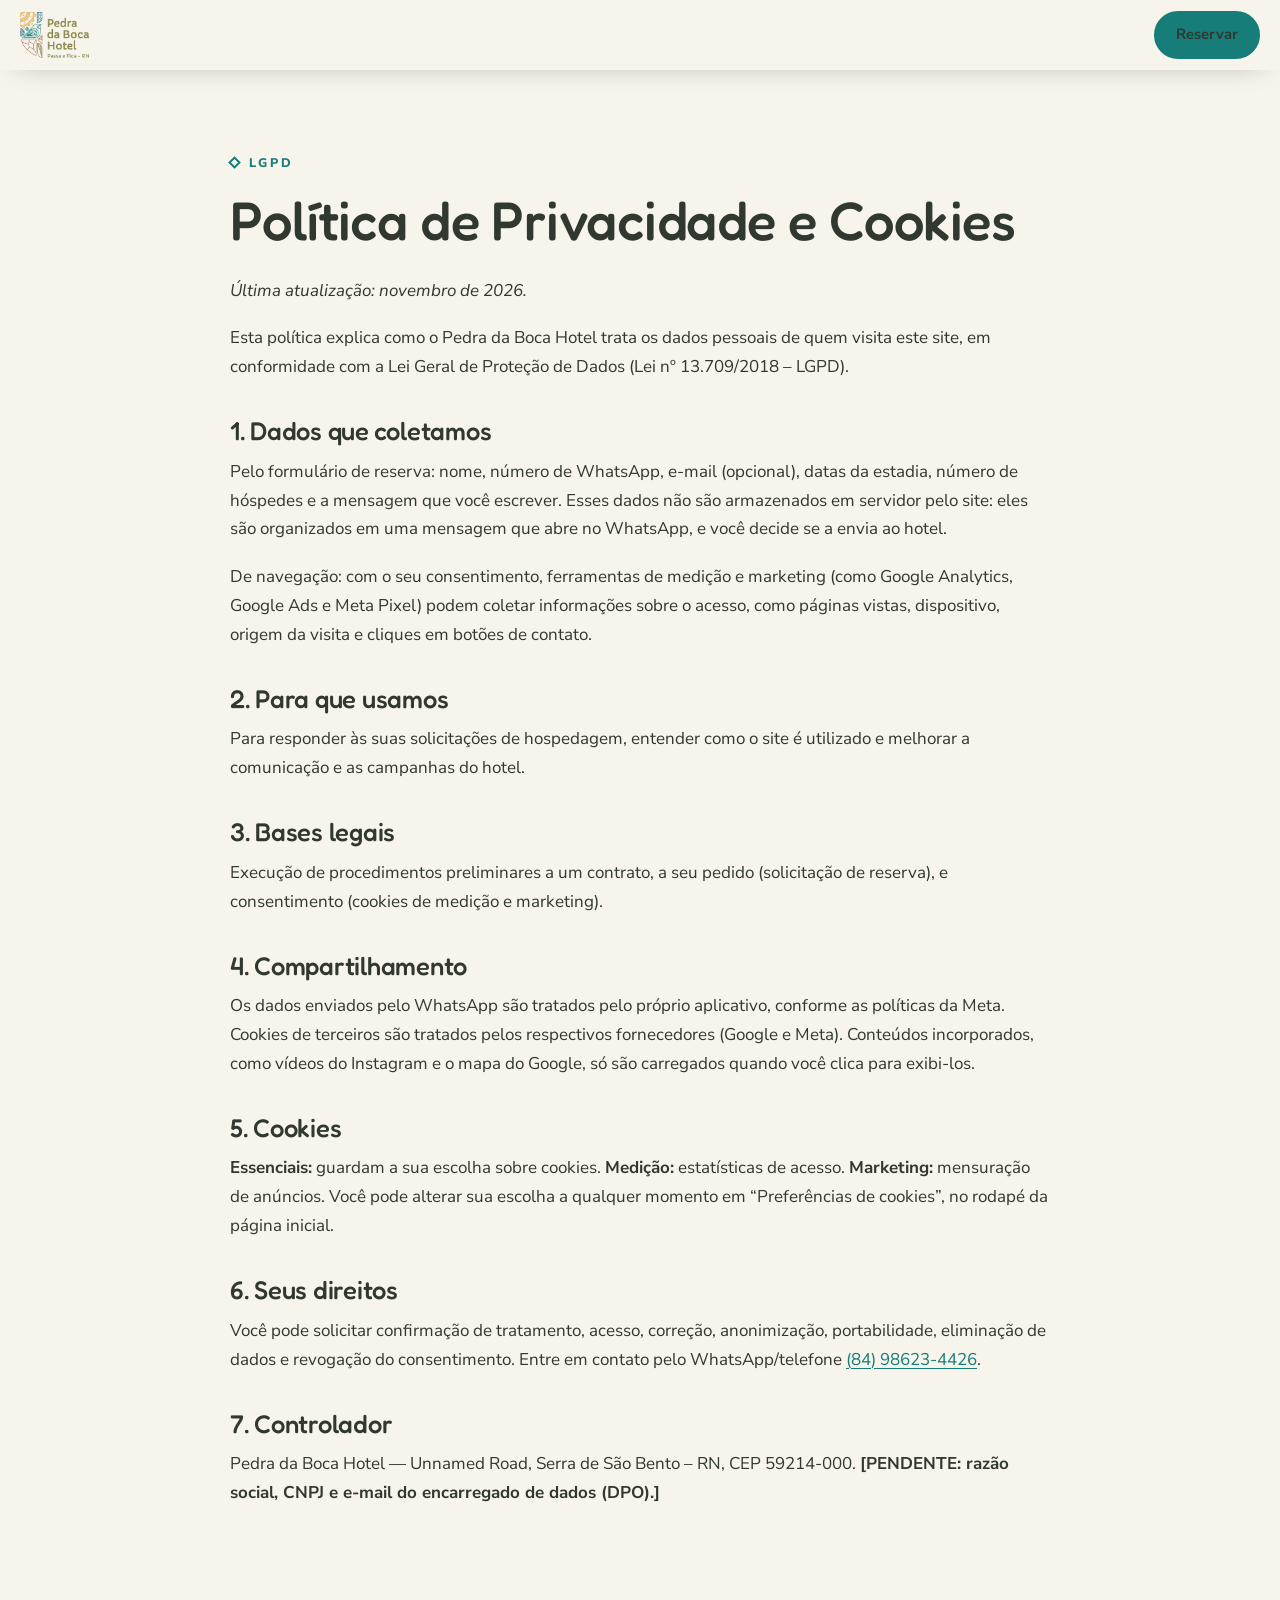
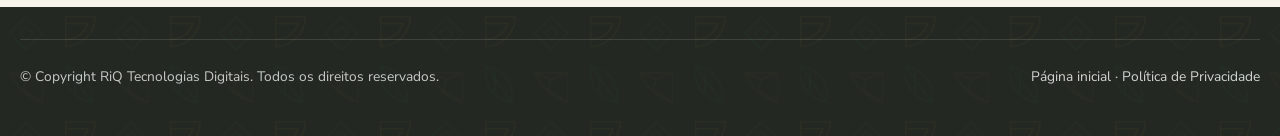
<file: privacidade.html>
<!DOCTYPE html>
<html lang="pt-BR">
<head>
<meta charset="utf-8">
<meta name="viewport" content="width=device-width, initial-scale=1">
<title>Política de Privacidade | Pedra da Boca Hotel</title>
<meta name="description" content="Como o Pedra da Boca Hotel trata dados pessoais e cookies no site, conforme a LGPD.">
<meta name="robots" content="index, follow">
<meta name="theme-color" content="#30382F">
<link rel="icon" href="/assets/img/favicon-32.png" sizes="32x32" type="image/png">
<link rel="apple-touch-icon" href="/assets/img/favicon-180.png">
<link rel="preconnect" href="https://fonts.googleapis.com">
<link rel="preconnect" href="https://fonts.gstatic.com" crossorigin>
<link rel="stylesheet" href="https://fonts.googleapis.com/css2?family=Fredoka:wght@500;600&family=Nunito+Sans:opsz,wght@6..12,400;6..12,600;6..12,700;6..12,800&display=swap">
<link rel="stylesheet" href="/assets/css/style.css">
<script>document.documentElement.classList.add('js')</script>
<script src="/assets/js/config.js" defer></script>
<script src="/assets/js/main.js" defer></script>
</head>
<body>
<a class="skip" href="#conteudo">Pular para o conteúdo</a>
<div class="progress" aria-hidden="true"></div>
<header class="header is-solid header--interno">
  <div class="container">
    <a href="/" class="brand" aria-label="Pedra da Boca Hotel – página inicial"><img class="logo-cor" src="/assets/img/logo.webp" alt="Pedra da Boca Hotel" width="420" height="278"></a>
    <nav class="nav" aria-label="Menu"><a class="btn" href="/#reservas">Reservar</a></nav>
  </div>
</header>
<main id="conteudo" class="pagina">
  <div class="container">
    <span class="eyebrow">LGPD</span>
    <h1>Política de Privacidade e Cookies</h1>
    <p><em>Última atualização: novembro de 2026.</em></p>
    <p>Esta política explica como o Pedra da Boca Hotel trata os dados pessoais de quem visita este site, em conformidade com a Lei Geral de Proteção de Dados (Lei nº 13.709/2018 – LGPD).</p>
    <h2>1. Dados que coletamos</h2>
    <p>Pelo formulário de reserva: nome, número de WhatsApp, e-mail (opcional), datas da estadia, número de hóspedes e a mensagem que você escrever. Esses dados não são armazenados em servidor pelo site: eles são organizados em uma mensagem que abre no WhatsApp, e você decide se a envia ao hotel.</p>
    <p>De navegação: com o seu consentimento, ferramentas de medição e marketing (como Google Analytics, Google Ads e Meta Pixel) podem coletar informações sobre o acesso, como páginas vistas, dispositivo, origem da visita e cliques em botões de contato.</p>
    <h2>2. Para que usamos</h2>
    <p>Para responder às suas solicitações de hospedagem, entender como o site é utilizado e melhorar a comunicação e as campanhas do hotel.</p>
    <h2>3. Bases legais</h2>
    <p>Execução de procedimentos preliminares a um contrato, a seu pedido (solicitação de reserva), e consentimento (cookies de medição e marketing).</p>
    <h2>4. Compartilhamento</h2>
    <p>Os dados enviados pelo WhatsApp são tratados pelo próprio aplicativo, conforme as políticas da Meta. Cookies de terceiros são tratados pelos respectivos fornecedores (Google e Meta). Conteúdos incorporados, como vídeos do Instagram e o mapa do Google, só são carregados quando você clica para exibi-los.</p>
    <h2>5. Cookies</h2>
    <p><strong>Essenciais:</strong> guardam a sua escolha sobre cookies. <strong>Medição:</strong> estatísticas de acesso. <strong>Marketing:</strong> mensuração de anúncios. Você pode alterar sua escolha a qualquer momento em “Preferências de cookies”, no rodapé da página inicial.</p>
    <h2>6. Seus direitos</h2>
    <p>Você pode solicitar confirmação de tratamento, acesso, correção, anonimização, portabilidade, eliminação de dados e revogação do consentimento. Entre em contato pelo WhatsApp/telefone <a href="tel:+5584986234426">(84) 98623-4426</a>.</p>
    <h2>7. Controlador</h2>
    <p>Pedra da Boca Hotel — Unnamed Road, Serra de São Bento – RN, CEP 59214-000. <strong>[PENDENTE: razão social, CNPJ e e-mail do encarregado de dados (DPO).]</strong></p>
  </div>
</main>
<footer class="footer" style="padding-top:2rem">
  <div class="container">
    <div class="footer__base" style="margin-top:0">
      <p>© Copyright RiQ Tecnologias Digitais. Todos os direitos reservados.</p>
      <p><a href="/">Página inicial</a> · <a href="/privacidade.html">Política de Privacidade</a></p>
    </div>
  </div>
</footer>
</body>
</html>
</file>
<file: assets/css/style.css>
/* =========================================================
   Pedra da Boca Hotel — folha de estilos
   Paleta da marca: oliva #909047 · verde água #167D79 · azul #08617A
   amarelo #E4AC46 · terra #986539 · areia #F7F4EC · escuro #30382F
   ========================================================= */
:root{
  --oliva:#909047; --oliva-esc:#666630; --agua:#167D79; --agua-esc:#0f5f5c;
  --azul:#08617A; --amarelo:#E4AC46; --terra:#986539; --terra-esc:#7a4f2b;
  --areia:#F7F4EC; --areia-2:#EFEADC; --escuro:#30382F; --escuro-2:#232922;
  --branco:#fff; --texto:#30382F; --texto-suave:#555d53;
  --f-titulo:"Fredoka","Nunito Sans",system-ui,sans-serif;
  --f-texto:"Nunito Sans",system-ui,-apple-system,"Segoe UI",sans-serif;
  --raio:18px; --raio-lg:28px; --sombra:0 18px 50px -20px rgba(35,41,34,.35);
  --container:1240px; --ease:cubic-bezier(.22,.8,.24,1);
  --header-h:84px;
}
*,*::before,*::after{box-sizing:border-box}
html{scroll-behavior:smooth;-webkit-text-size-adjust:100%;scroll-padding-top:80px}
body{margin:0;font-family:var(--f-texto);font-size:1.0625rem;line-height:1.7;color:var(--texto);background:var(--areia);overflow-x:hidden;-webkit-font-smoothing:antialiased}
img,svg,video,iframe{display:block;max-width:100%}
img{height:auto}
a{color:var(--agua);text-decoration-thickness:1px;text-underline-offset:3px}
a:hover{color:var(--agua-esc)}
h1,h2,h3,h4{font-family:var(--f-titulo);font-weight:500;line-height:1.08;letter-spacing:-.01em;margin:0 0 .5em;color:var(--escuro)}
h1{font-size:clamp(2.6rem,7.2vw,5.8rem)}
h2{font-size:clamp(2.1rem,4.6vw,3.6rem)}
h3{font-size:clamp(1.35rem,2.2vw,1.7rem)}
p{margin:0 0 1.1em}
button,input,select,textarea{font:inherit;color:inherit}
:focus-visible{outline:3px solid var(--amarelo);outline-offset:3px;border-radius:6px}
.sr-only{position:absolute!important;width:1px;height:1px;padding:0;margin:-1px;overflow:hidden;clip:rect(0,0,0,0);white-space:nowrap;border:0}
.skip{position:absolute;left:1rem;top:-100px;z-index:999;background:var(--escuro);color:#fff;padding:.7rem 1.1rem;border-radius:10px;font-weight:700}
.skip:focus{top:1rem;color:#fff}
.container{width:min(100% - 2.5rem,var(--container));margin-inline:auto}
.section{padding:clamp(5rem,10vw,8.5rem) 0;position:relative}
.eyebrow{display:inline-flex;align-items:center;gap:.6rem;font-family:var(--f-texto);font-weight:800;font-size:.78rem;letter-spacing:.22em;text-transform:uppercase;color:var(--agua);margin-bottom:1.1rem}
.eyebrow::before{content:"";width:9px;height:9px;border:2px solid currentColor;transform:rotate(45deg);flex:none}
.lead{font-size:clamp(1.08rem,1.5vw,1.22rem);color:var(--texto-suave);max-width:60ch}
.t-oliva{color:var(--oliva)}

/* ---------- Botões ---------- */
.btn{--bg:var(--agua);--fg:#fff;position:relative;display:inline-flex;align-items:center;justify-content:center;gap:.6rem;min-height:52px;padding:.85rem 1.6rem;border-radius:999px;border:2px solid var(--bg);background:var(--bg);color:var(--fg);font-weight:800;font-size:.98rem;letter-spacing:.01em;text-decoration:none;cursor:pointer;overflow:hidden;isolation:isolate;transition:transform .35s var(--ease),box-shadow .35s var(--ease),background .3s,color .3s,border-color .3s}
.btn::after{content:"";position:absolute;inset:0;z-index:-1;background:linear-gradient(110deg,transparent 30%,rgba(255,255,255,.35) 50%,transparent 70%);transform:translateX(-120%);transition:transform .8s var(--ease)}
.btn:hover{color:var(--fg);transform:translateY(-3px);box-shadow:0 14px 30px -12px rgba(22,125,121,.65)}
.btn:hover::after{transform:translateX(120%)}
.btn:active{transform:translateY(0) scale(.98)}
.btn svg{width:20px;height:20px;flex:none}
.btn--amarelo{--bg:var(--amarelo);--fg:var(--escuro-2)}
.btn--amarelo:hover{box-shadow:0 14px 30px -12px rgba(228,172,70,.8)}
.btn--ghost{--bg:transparent;--fg:#fff;border-color:rgba(255,255,255,.7)}
.btn--ghost:hover{--bg:#fff;--fg:var(--escuro);border-color:#fff;box-shadow:none}
.btn--linha{--bg:transparent;--fg:var(--agua);border-color:var(--agua)}
.btn--linha:hover{--bg:var(--agua);--fg:#fff}
.btn--pulse{animation:pulse 2.8s var(--ease) infinite}
@keyframes pulse{0%{box-shadow:0 0 0 0 rgba(228,172,70,.55)}70%{box-shadow:0 0 0 16px rgba(228,172,70,0)}100%{box-shadow:0 0 0 0 rgba(228,172,70,0)}}
.link-seta{display:inline-flex;align-items:center;gap:.5rem;font-weight:800;text-decoration:none}
.link-seta svg{width:18px;transition:transform .35s var(--ease)}
.link-seta:hover svg{transform:translateX(5px)}

/* ---------- Header ---------- */
.progress{position:fixed;top:0;left:0;height:3px;width:100%;transform-origin:0 50%;transform:scaleX(0);background:linear-gradient(90deg,var(--amarelo),var(--agua));z-index:120}
.header{position:fixed;inset:0 0 auto;z-index:100;height:var(--header-h);display:flex;align-items:center;transition:background .4s,box-shadow .4s,height .4s,backdrop-filter .4s}
.header .container{display:flex;align-items:center;justify-content:space-between;gap:1.5rem}
.brand{display:flex;align-items:center;flex:none}
.brand img{height:58px;width:auto;transition:height .4s var(--ease)}
.brand .logo-cor{display:none}
.nav{display:flex;align-items:center;gap:2rem}
.nav ul{display:flex;gap:1.7rem;list-style:none;margin:0;padding:0}
.nav a{position:relative;color:#fff;text-decoration:none;font-weight:700;font-size:.95rem;padding:.4rem 0}
.nav ul a::after{content:"";position:absolute;left:0;bottom:-2px;height:2px;width:100%;background:var(--amarelo);transform:scaleX(0);transform-origin:right;transition:transform .4s var(--ease)}
.nav ul a:hover::after,.nav ul a[aria-current="true"]::after{transform:scaleX(1);transform-origin:left}
.header .btn{min-height:46px;padding:.6rem 1.25rem;font-size:.92rem}
.header.is-solid{background:rgba(247,244,236,.92);backdrop-filter:blur(14px);-webkit-backdrop-filter:blur(14px);box-shadow:0 8px 30px -18px rgba(0,0,0,.4);height:70px}
.header.is-solid .brand img{height:46px}
.header.is-solid .logo-branco{display:none}
.header.is-solid .logo-cor{display:block}
.header.is-solid .nav a{color:var(--escuro)}
.menu-btn{display:none;width:48px;height:48px;border-radius:50%;border:2px solid rgba(255,255,255,.6);background:transparent;cursor:pointer;position:relative;flex:none}
.menu-btn span{position:absolute;left:12px;right:12px;height:2px;background:#fff;border-radius:2px;transition:transform .35s var(--ease),opacity .2s,top .35s var(--ease)}
.menu-btn span:nth-child(1){top:16px}.menu-btn span:nth-child(2){top:22px}.menu-btn span:nth-child(3){top:28px}
.header.is-solid .menu-btn{border-color:var(--escuro)}
.header.is-solid .menu-btn span{background:var(--escuro)}
.menu-btn[aria-expanded="true"] span:nth-child(1){top:22px;transform:rotate(45deg)}
.menu-btn[aria-expanded="true"] span:nth-child(2){opacity:0}
.menu-btn[aria-expanded="true"] span:nth-child(3){top:22px;transform:rotate(-45deg)}

@media (max-width:1060px){
  .menu-btn{display:block;z-index:2}
  .nav{position:fixed;inset:0;flex-direction:column;justify-content:center;gap:2.2rem;background:var(--escuro);padding:6rem 2rem 3rem;clip-path:circle(0 at calc(100% - 46px) 42px);visibility:hidden;transition:clip-path .7s var(--ease),visibility 0s .7s}
  .nav.is-open{clip-path:circle(150% at calc(100% - 46px) 42px);visibility:visible;transition:clip-path .7s var(--ease)}
  .nav ul{flex-direction:column;align-items:center;gap:1.1rem}
  .nav a,.header.is-solid .nav a{color:#fff;font-family:var(--f-titulo);font-size:1.9rem;font-weight:500}
  .nav .btn{font-size:1rem}
  .nav.is-open li{animation:fadeUp .6s var(--ease) both}
  .nav.is-open li:nth-child(2){animation-delay:.05s}.nav.is-open li:nth-child(3){animation-delay:.1s}.nav.is-open li:nth-child(4){animation-delay:.15s}.nav.is-open li:nth-child(5){animation-delay:.2s}.nav.is-open li:nth-child(6){animation-delay:.25s}
  body.menu-open{overflow:hidden}
  body.menu-open .menu-btn{border-color:#fff}
  body.menu-open .menu-btn span{background:#fff}
}
@keyframes fadeUp{from{opacity:0;transform:translateY(20px)}to{opacity:1;transform:none}}

/* ---------- Hero ---------- */
.hero{position:relative;min-height:100vh;min-height:100svh;display:flex;align-items:flex-end;color:#fff;overflow:hidden;background:var(--escuro-2)}
.hero__media{position:absolute;inset:0;z-index:0}
.hero__media img{width:100%;height:100%;object-fit:cover;object-position:50% 40%;transform:scale(1.12);animation:kenburns 18s ease-out forwards}
@keyframes kenburns{to{transform:scale(1)}}
.hero__media::after{content:"";position:absolute;inset:0;background:linear-gradient(180deg,rgba(20,24,19,.55) 0%,rgba(20,24,19,.12) 35%,rgba(20,24,19,.35) 62%,rgba(20,24,19,.86) 100%)}
.hero__content{position:relative;z-index:2;padding:calc(var(--header-h) + 3rem) 0 clamp(9rem,16vh,12rem)}
.hero .eyebrow{color:var(--amarelo)}
.hero h1{color:#fff;max-width:13ch;text-shadow:0 4px 40px rgba(0,0,0,.35)}
.hero h1 .w{display:inline-block;overflow:hidden;vertical-align:top;padding-bottom:.06em}
.hero h1 .w>span{display:inline-block;transform:translateY(105%);animation:wordUp 1.1s var(--ease) forwards}
@keyframes wordUp{to{transform:none}}
.hero h1 em{font-style:normal;color:var(--amarelo)}
.hero p{max-width:52ch;font-size:clamp(1.05rem,1.6vw,1.25rem);color:rgba(255,255,255,.9);margin-bottom:2rem}
.hero__ctas{display:flex;flex-wrap:wrap;gap:.9rem}
.hero__deco{position:absolute;z-index:1;pointer-events:none;opacity:.9}
.hero__deco--sol{width:clamp(110px,14vw,200px);right:6%;top:18%;color:var(--amarelo);animation:spin 60s linear infinite}
@keyframes spin{to{transform:rotate(360deg)}}
.scroll-hint{position:absolute;left:50%;bottom:7.5rem;z-index:2;transform:translateX(-50%);width:28px;height:46px;border:2px solid rgba(255,255,255,.7);border-radius:20px;display:none}
.scroll-hint::after{content:"";position:absolute;left:50%;top:9px;width:4px;height:9px;margin-left:-2px;border-radius:4px;background:#fff;animation:scrollHint 2s infinite}
@keyframes scrollHint{0%{opacity:0;transform:translateY(0)}30%{opacity:1}100%{opacity:0;transform:translateY(16px)}}
@media (min-width:900px) and (min-height:760px){.scroll-hint{display:block}}

/* ---------- Barra de reserva ---------- */
.booking{position:relative;z-index:5;margin-top:-5.5rem}
.booking form{display:grid;grid-template-columns:repeat(4,1fr) auto;gap:0;background:#fff;border-radius:var(--raio-lg);box-shadow:var(--sombra);padding:.6rem;align-items:stretch}
.booking .campo{display:flex;flex-direction:column;justify-content:center;padding:.7rem 1.3rem;border-right:1px solid var(--areia-2);min-width:0}
.booking label{font-size:.72rem;font-weight:800;letter-spacing:.14em;text-transform:uppercase;color:var(--terra-esc);margin-bottom:.15rem}
.booking input,.booking select{border:0;background:transparent;padding:.25rem 0;font-weight:700;font-size:1rem;color:var(--escuro);width:100%;min-height:34px}
.booking input:focus,.booking select:focus{outline:none}
.booking .campo:focus-within{background:var(--areia);border-radius:14px}
.booking .btn{margin:.3rem;border-radius:20px;min-height:64px}
.booking__nota{font-size:.85rem;color:var(--texto-suave);text-align:center;margin:.9rem 0 0}
@media (max-width:900px){
  .booking form{grid-template-columns:1fr 1fr}
  .booking .campo{border-right:0;border-bottom:1px solid var(--areia-2)}
  .booking .btn{grid-column:1/-1}
}

/* ---------- Intro / O hotel ---------- */
.intro{display:grid;grid-template-columns:1.05fr 1fr;gap:clamp(2.5rem,6vw,6rem);align-items:center}
.intro__media{position:relative}
.intro__img{border-radius:var(--raio-lg);overflow:hidden;box-shadow:var(--sombra);aspect-ratio:4/5}
.intro__img img{width:100%;height:100%;object-fit:cover}
.intro__img--sm{position:absolute;width:46%;right:-8%;bottom:-10%;aspect-ratio:1;border:8px solid var(--areia);border-radius:var(--raio-lg)}
.intro__deco{position:absolute;width:120px;left:-40px;top:-46px;color:var(--agua);z-index:2}
.features{display:grid;grid-template-columns:1fr 1fr;gap:1.4rem 1.6rem;margin:2.2rem 0 2.4rem;padding:0;list-style:none}
.feature{display:flex;gap:1rem;align-items:flex-start}
.feature__ico{flex:none;width:58px;height:58px;border-radius:16px;display:grid;place-items:center;background:#fff;box-shadow:0 10px 24px -16px rgba(0,0,0,.4);transition:transform .45s var(--ease),background .3s}
.feature__ico svg{width:40px;height:40px}
.feature:hover .feature__ico{transform:translateY(-4px) rotate(-6deg)}
.feature h3{font-size:1.12rem;margin:.15rem 0 .2rem;font-family:var(--f-texto);font-weight:800}
.feature p{font-size:.95rem;color:var(--texto-suave);margin:0;line-height:1.5}
@media (max-width:900px){.intro{grid-template-columns:1fr}.intro__media{max-width:560px;margin:0 auto 3rem;width:100%}.intro__img--sm{right:-2%}}
@media (max-width:520px){.features{grid-template-columns:1fr}}

/* divisória */
.divisor{width:min(380px,70%);margin:0 auto;color:var(--amarelo)}

/* ---------- Espaços ---------- */
.bg-pattern{position:relative;background:var(--areia-2)}
.bg-pattern::before{content:"";position:absolute;inset:0;background:url("../svg/12-pattern-repetivel.svg") repeat;background-size:480px auto;opacity:.06;pointer-events:none}
.head-sec{display:flex;justify-content:space-between;align-items:flex-end;gap:2rem;margin-bottom:3.2rem;flex-wrap:wrap;position:relative}
.head-sec h2{margin:0;max-width:16ch}
.head-sec .lead{margin:0;max-width:44ch}
.espacos{display:grid;grid-template-columns:repeat(12,1fr);gap:1.4rem;position:relative}
.card{position:relative;border-radius:var(--raio-lg);overflow:hidden;color:#fff;min-height:440px;display:flex;align-items:flex-end;isolation:isolate;box-shadow:var(--sombra);text-decoration:none}
.card:nth-child(1){grid-column:span 7}.card:nth-child(2){grid-column:span 5}.card:nth-child(3){grid-column:span 5}.card:nth-child(4){grid-column:span 7}
.card img{position:absolute;inset:0;width:100%;height:100%;object-fit:cover;z-index:-2;transition:transform 1.2s var(--ease)}
.card::before{content:"";position:absolute;inset:0;z-index:-1;background:linear-gradient(180deg,rgba(20,24,19,0) 35%,rgba(20,24,19,.85) 100%);transition:background .5s}
.card:hover img{transform:scale(1.07)}
.card__body{padding:2rem;width:100%}
.card__tag{display:inline-block;font-size:.72rem;font-weight:800;letter-spacing:.18em;text-transform:uppercase;background:rgba(255,255,255,.16);backdrop-filter:blur(6px);-webkit-backdrop-filter:blur(6px);padding:.35rem .8rem;border-radius:999px;margin-bottom:.9rem}
.card h3{color:#fff;font-size:clamp(1.6rem,2.6vw,2.2rem);margin-bottom:.4rem}
.card p{margin:0;max-width:44ch;color:rgba(255,255,255,.88);font-size:.98rem;line-height:1.55}
.card__more{display:grid;grid-template-rows:0fr;transition:grid-template-rows .5s var(--ease)}
.card__more>div{overflow:hidden}
.card:hover .card__more,.card:focus-within .card__more{grid-template-rows:1fr}
.card__more span{display:inline-flex;gap:.4rem;align-items:center;margin-top:1rem;font-weight:800;color:var(--amarelo)}
@media (hover:none){.card__more{grid-template-rows:1fr}}
@media (max-width:860px){.card:nth-child(n){grid-column:1/-1;min-height:380px}}

/* ---------- Faixa paralaxe ---------- */
.parallax{position:relative;min-height:78vh;display:grid;place-items:center;text-align:center;color:#fff;overflow:hidden}
.parallax__bg{position:absolute;inset:-18% 0;z-index:-2}
.parallax__bg img{width:100%;height:100%;object-fit:cover;object-position:50% 35%}
.parallax::after{content:"";position:absolute;inset:0;z-index:-1;background:radial-gradient(ellipse at center,rgba(20,24,19,.35),rgba(20,24,19,.72))}
.parallax h2{color:#fff;max-width:18ch;margin:0 auto .6em}
.parallax p{max-width:52ch;margin:0 auto 2rem;color:rgba(255,255,255,.9);font-size:1.12rem}
.parallax .eyebrow{color:var(--amarelo)}

/* ---------- Vídeos ---------- */
.escuro{background:var(--escuro);color:rgba(255,255,255,.86)}
.escuro h2,.escuro h3{color:#fff}
.escuro .eyebrow{color:var(--amarelo)}
.escuro .lead{color:rgba(255,255,255,.75)}
.videos{display:grid;grid-template-columns:repeat(2,minmax(0,1fr));gap:1.6rem;max-width:880px;margin:0 auto}
.video{position:relative;border-radius:var(--raio-lg);overflow:hidden;background:#1b201a;aspect-ratio:9/14;box-shadow:0 30px 60px -30px rgba(0,0,0,.7)}
.video>img{position:absolute;inset:0;width:100%;height:100%;object-fit:cover;opacity:.75;transition:transform 1s var(--ease),opacity .4s}
.video:hover>img{transform:scale(1.05);opacity:.6}
.video__play{position:absolute;inset:0;display:flex;flex-direction:column;align-items:center;justify-content:center;gap:1rem;background:transparent;border:0;color:#fff;cursor:pointer;padding:1.5rem;text-align:center;font-weight:800}
.video__play .circ{width:84px;height:84px;border-radius:50%;background:var(--amarelo);color:var(--escuro-2);display:grid;place-items:center;box-shadow:0 0 0 0 rgba(228,172,70,.6);animation:pulse 2.6s infinite;transition:transform .35s var(--ease)}
.video__play:hover .circ{transform:scale(1.1)}
.video__play svg{width:30px;height:30px;margin-left:4px}
.video__play small{font-weight:600;opacity:.85;max-width:30ch}
.video iframe,.video video{position:absolute;inset:0;width:100%;height:100%;border:0;background:#000}
.video__fallback{position:absolute;inset:0;display:flex;flex-direction:column;align-items:center;justify-content:center;gap:1rem;padding:2rem;text-align:center;background:rgba(27,32,26,.92)}
.videos__rodape{text-align:center;margin-top:2.6rem}
@media (max-width:640px){.videos{grid-template-columns:1fr;max-width:420px}}

/* ---------- Galeria ---------- */
.galeria{display:grid;grid-template-columns:repeat(3,1fr);grid-auto-rows:clamp(200px,22vw,300px);gap:1.2rem}
.galeria button{all:unset;display:block;border-radius:var(--raio);overflow:hidden;cursor:zoom-in;position:relative;box-shadow:0 14px 30px -20px rgba(0,0,0,.5)}
.galeria button:nth-child(1){grid-column:span 2;grid-row:span 2}
.galeria button:nth-child(2){grid-row:span 2}
.galeria button:focus-visible{outline:3px solid var(--amarelo);outline-offset:3px}
.galeria img{width:100%;height:100%;object-fit:cover;transition:transform 1s var(--ease),filter .5s}
.galeria button::after{content:attr(data-legenda);position:absolute;left:0;right:0;bottom:0;padding:2.2rem 1.2rem 1rem;color:#fff;font-weight:700;font-size:.95rem;background:linear-gradient(transparent,rgba(20,24,19,.8));transform:translateY(100%);transition:transform .5s var(--ease)}
@media (max-width:700px){.galeria{grid-template-columns:1fr 1fr;grid-auto-rows:180px;gap:.8rem}.galeria button:nth-child(1){grid-column:span 2;grid-row:span 1}.galeria button:nth-child(2){grid-row:span 2}.galeria button:nth-child(5){grid-column:span 2}}
.galeria button:hover img{transform:scale(1.06)}
.galeria button:hover::after,.galeria button:focus-visible::after{transform:none}
.lightbox{border:0;padding:0;background:transparent;max-width:100vw;max-height:100vh;width:100vw;height:100vh;color:#fff}
.lightbox::backdrop{background:rgba(15,18,14,.94)}
.lightbox[open]{display:flex;align-items:center;justify-content:center;animation:fadeIn .35s ease}
@keyframes fadeIn{from{opacity:0}to{opacity:1}}
.lightbox figure{margin:0;max-width:min(1200px,92vw);text-align:center}
.lightbox img{max-height:80vh;width:auto;margin:0 auto;border-radius:14px}
.lightbox figcaption{margin-top:1rem;font-weight:700}
.lb-btn{position:fixed;width:52px;height:52px;border-radius:50%;border:2px solid rgba(255,255,255,.5);background:rgba(0,0,0,.3);color:#fff;cursor:pointer;display:grid;place-items:center;transition:background .3s,transform .3s}
.lb-btn:hover{background:var(--agua);transform:scale(1.06)}
.lb-btn svg{width:22px;height:22px}
.lb-fechar{top:1.2rem;right:1.2rem}.lb-ant{left:1.2rem;top:50%;margin-top:-26px}.lb-prox{right:1.2rem;top:50%;margin-top:-26px}

/* ---------- Reserva / formulário ---------- */
.reserva{display:grid;grid-template-columns:.9fr 1.1fr;gap:clamp(2rem,5vw,5rem);align-items:start}
.contato-lista{list-style:none;padding:0;margin:2rem 0 0;display:grid;gap:1.1rem}
.contato-lista li{display:flex;gap:1rem;align-items:center}
.contato-lista .ico{flex:none;width:52px;height:52px;border-radius:50%;background:#fff;display:grid;place-items:center;box-shadow:0 8px 22px -14px rgba(0,0,0,.45);color:var(--agua)}
.contato-lista .ico svg{width:24px;height:24px}
.contato-lista small{display:block;font-size:.75rem;font-weight:800;letter-spacing:.14em;text-transform:uppercase;color:var(--terra-esc)}
.contato-lista a,.contato-lista span.v{font-weight:800;color:var(--escuro);text-decoration:none;font-size:1.05rem}
.contato-lista a:hover{color:var(--agua)}
.form{background:#fff;border-radius:var(--raio-lg);padding:clamp(1.6rem,4vw,2.8rem);box-shadow:var(--sombra);position:relative;overflow:hidden}
.form__deco{position:absolute;width:150px;right:-40px;top:-40px;color:var(--amarelo);opacity:.35;pointer-events:none}
.form h3{margin-bottom:.3rem}
.form>p{color:var(--texto-suave);font-size:.96rem}
.grid-2{display:grid;grid-template-columns:1fr 1fr;gap:1rem 1.1rem}
.f{display:flex;flex-direction:column;gap:.35rem;margin-bottom:1rem}
.f label{font-weight:800;font-size:.9rem}
.f label .opc{font-weight:600;color:var(--texto-suave)}
.f input,.f select,.f textarea{width:100%;border:2px solid var(--areia-2);background:var(--areia);border-radius:14px;padding:.8rem 1rem;min-height:52px;transition:border-color .25s,background .25s,box-shadow .25s}
.f textarea{min-height:110px;resize:vertical}
.f input:hover,.f select:hover,.f textarea:hover{border-color:#d9d2bf}
.f input:focus,.f select:focus,.f textarea:focus{outline:none;border-color:var(--agua);background:#fff;box-shadow:0 0 0 4px rgba(22,125,121,.15)}
.f [aria-invalid="true"]{border-color:#b3261e;background:#fff6f5}
.erro{color:#b3261e;font-size:.86rem;font-weight:700;min-height:0}
.check{display:flex;gap:.7rem;align-items:flex-start;font-size:.9rem;color:var(--texto-suave);margin:.4rem 0 1.4rem}
.check input{width:22px;height:22px;flex:none;margin-top:2px;accent-color:var(--agua)}
.form .btn{width:100%}
.form__ok{display:none;margin-top:1rem;padding:1rem 1.2rem;border-radius:14px;background:#e7f3f2;color:var(--agua-esc);font-weight:700}
.form__ok.show{display:block;animation:fadeUp .5s var(--ease)}
.hp{position:absolute;left:-9999px;width:1px;height:1px;overflow:hidden}
@media (max-width:900px){.reserva{grid-template-columns:1fr}}
@media (max-width:520px){.grid-2{grid-template-columns:1fr}}

/* ---------- Localização ---------- */
.local{display:grid;grid-template-columns:1fr 1.2fr;gap:0;border-radius:var(--raio-lg);overflow:hidden;box-shadow:var(--sombra);background:#fff}
.local__info{padding:clamp(2rem,4vw,3.4rem);position:relative}
.local__info .ico-grande{width:64px;color:var(--terra);margin-bottom:1rem}
.local__info address{font-style:normal;font-size:1.1rem;font-weight:700;margin-bottom:1.6rem}
.local__info .acoes{display:flex;flex-wrap:wrap;gap:.8rem}
.mapa{position:relative;min-height:420px;background:var(--areia-2) url("../img/vista-aerea-800.webp") center/cover}
.mapa::before{content:"";position:absolute;inset:0;background:rgba(48,56,47,.62)}
.mapa__btn{position:absolute;inset:0;display:flex;flex-direction:column;gap:.9rem;align-items:center;justify-content:center;text-align:center;color:#fff;padding:2rem}
.mapa__btn p{margin:0;max-width:36ch;font-size:.92rem;opacity:.9}
.mapa iframe{position:absolute;inset:0;width:100%;height:100%;border:0}
@media (max-width:900px){.local{grid-template-columns:1fr}.mapa{min-height:340px}}

/* ---------- CTA final ---------- */
.cta-final{position:relative;background:var(--agua);color:#fff;overflow:hidden;text-align:center}
.cta-final h2{color:#fff;max-width:20ch;margin-inline:auto}
.cta-final p{max-width:54ch;margin:0 auto 2rem;color:rgba(255,255,255,.9)}
.cta-final .flutua{position:absolute;color:rgba(255,255,255,.18);pointer-events:none}
.cta-final .f1{width:200px;left:-40px;top:-30px}
.cta-final .f2{width:170px;right:-30px;bottom:-40px;color:rgba(228,172,70,.5)}
.cta-final .ctas{display:flex;gap:.9rem;justify-content:center;flex-wrap:wrap}

/* ---------- Footer ---------- */
.footer{background:var(--escuro-2);color:rgba(255,255,255,.75);padding:5rem 0 2rem;font-size:.96rem;position:relative}
.footer::before{content:"";position:absolute;inset:0;background:url("../svg/12-pattern-repetivel.svg") repeat;background-size:420px auto;opacity:.04;pointer-events:none}
.footer__grid{display:grid;grid-template-columns:1.3fr 1fr 1fr 1fr;gap:2.5rem;position:relative}
.footer img.logo{width:210px;margin-bottom:1.2rem}
.footer h4{color:#fff;font-family:var(--f-texto);font-weight:800;font-size:.8rem;letter-spacing:.18em;text-transform:uppercase;margin-bottom:1.2rem}
.footer ul{list-style:none;margin:0;padding:0;display:grid;gap:.6rem}
.footer a{color:rgba(255,255,255,.8);text-decoration:none}
.footer a:hover{color:var(--amarelo)}
.social{display:flex;gap:.7rem;margin-top:1.2rem}
.social a{width:46px;height:46px;border-radius:50%;border:1px solid rgba(255,255,255,.25);display:grid;place-items:center;transition:background .3s,transform .3s,border-color .3s}
.social a:hover{background:var(--amarelo);border-color:var(--amarelo);color:var(--escuro-2);transform:translateY(-3px)}
.social svg{width:20px;height:20px}
.footer__base{position:relative;margin-top:3.5rem;padding-top:1.6rem;border-top:1px solid rgba(255,255,255,.12);display:flex;justify-content:space-between;gap:1rem;flex-wrap:wrap;font-size:.86rem}
.footer__base button{background:none;border:0;color:rgba(255,255,255,.8);text-decoration:underline;cursor:pointer;padding:0;font-size:inherit}
@media (max-width:900px){.footer__grid{grid-template-columns:1fr 1fr}}
@media (max-width:560px){.footer__grid{grid-template-columns:1fr}}

/* ---------- WhatsApp flutuante ---------- */
.wpp-float{position:fixed;right:1.2rem;bottom:1.2rem;z-index:90;width:62px;height:62px;border-radius:50%;background:#25D366;color:#fff;display:grid;place-items:center;box-shadow:0 12px 30px -10px rgba(0,0,0,.5);transform:scale(0);transition:transform .5s var(--ease)}
.wpp-float.show{transform:scale(1)}
.wpp-float:hover{color:#fff;transform:scale(1.08)}
.wpp-float svg{width:32px;height:32px}
.wpp-float::before{content:"";position:absolute;inset:0;border-radius:50%;border:2px solid #25D366;animation:ring 2.4s infinite}
@keyframes ring{0%{transform:scale(1);opacity:.8}100%{transform:scale(1.6);opacity:0}}

/* ---------- Cookies (LGPD) ---------- */
.cookie{position:fixed;left:1rem;right:1rem;bottom:1rem;z-index:110;max-width:560px;background:#fff;color:var(--texto);border-radius:22px;box-shadow:0 30px 70px -20px rgba(0,0,0,.5);padding:1.5rem 1.6rem;transform:translateY(140%);transition:transform .6s var(--ease)}
.cookie.show{transform:none}
.cookie h2{font-size:1.25rem;margin-bottom:.4rem}
.cookie p{font-size:.92rem;color:var(--texto-suave);margin-bottom:1rem}
.cookie .acoes{display:flex;flex-wrap:wrap;gap:.6rem}
.cookie .btn{min-height:44px;padding:.55rem 1.1rem;font-size:.9rem}
.cookie fieldset{border:0;padding:0;margin:0 0 1rem;display:none;gap:.6rem}
.cookie.prefs fieldset{display:grid}
.cookie fieldset label{display:flex;gap:.6rem;align-items:flex-start;font-size:.9rem}
.cookie fieldset input{width:20px;height:20px;accent-color:var(--agua);flex:none;margin-top:3px}

/* ---------- Reveal / Motion ---------- */
.js .reveal{opacity:0;transform:translateY(40px);transition:opacity 1s var(--ease),transform 1s var(--ease);transition-delay:var(--d,0s)}
.js .reveal--left{transform:translateX(-50px)}
.js .reveal--right{transform:translateX(50px)}
.js .reveal--zoom{transform:scale(.92)}
.js .reveal.in{opacity:1;transform:none}
.js .clip{clip-path:inset(12% 12% 12% 12% round 28px);transition:clip-path 1.4s var(--ease)}
.js .clip.in{clip-path:inset(0 0 0 0 round 28px)}
.float{animation:float 7s ease-in-out infinite}
@keyframes float{0%,100%{transform:translateY(0) rotate(0)}50%{transform:translateY(-14px) rotate(4deg)}}
.draw path,.draw circle{stroke-dasharray:1200;stroke-dashoffset:1200}
.draw.in path,.draw.in circle{animation:draw 2.6s var(--ease) forwards}
@keyframes draw{to{stroke-dashoffset:0}}

@media (prefers-reduced-motion:reduce){
  html{scroll-behavior:auto}
  *,*::before,*::after{animation-duration:.01ms!important;animation-iteration-count:1!important;transition-duration:.01ms!important}
  .js .reveal,.js .clip{opacity:1;transform:none;clip-path:none}
  .hero h1 .w>span{transform:none}
  .draw path,.draw circle{stroke-dashoffset:0}
}

/* ---------- Páginas internas ---------- */
.pagina{padding:calc(var(--header-h) + 4rem) 0 5rem;min-height:70vh}
.pagina .container{max-width:820px}
.pagina h1{font-size:clamp(2.2rem,5vw,3.4rem)}
.pagina h2{font-size:1.6rem;margin-top:2.2rem}
.header--interno{background:rgba(247,244,236,.95);box-shadow:0 8px 30px -18px rgba(0,0,0,.3)}
.header--interno .nav a{color:var(--escuro)}
@media (max-width:700px){.hero__deco--sol{display:none}}
</file>
